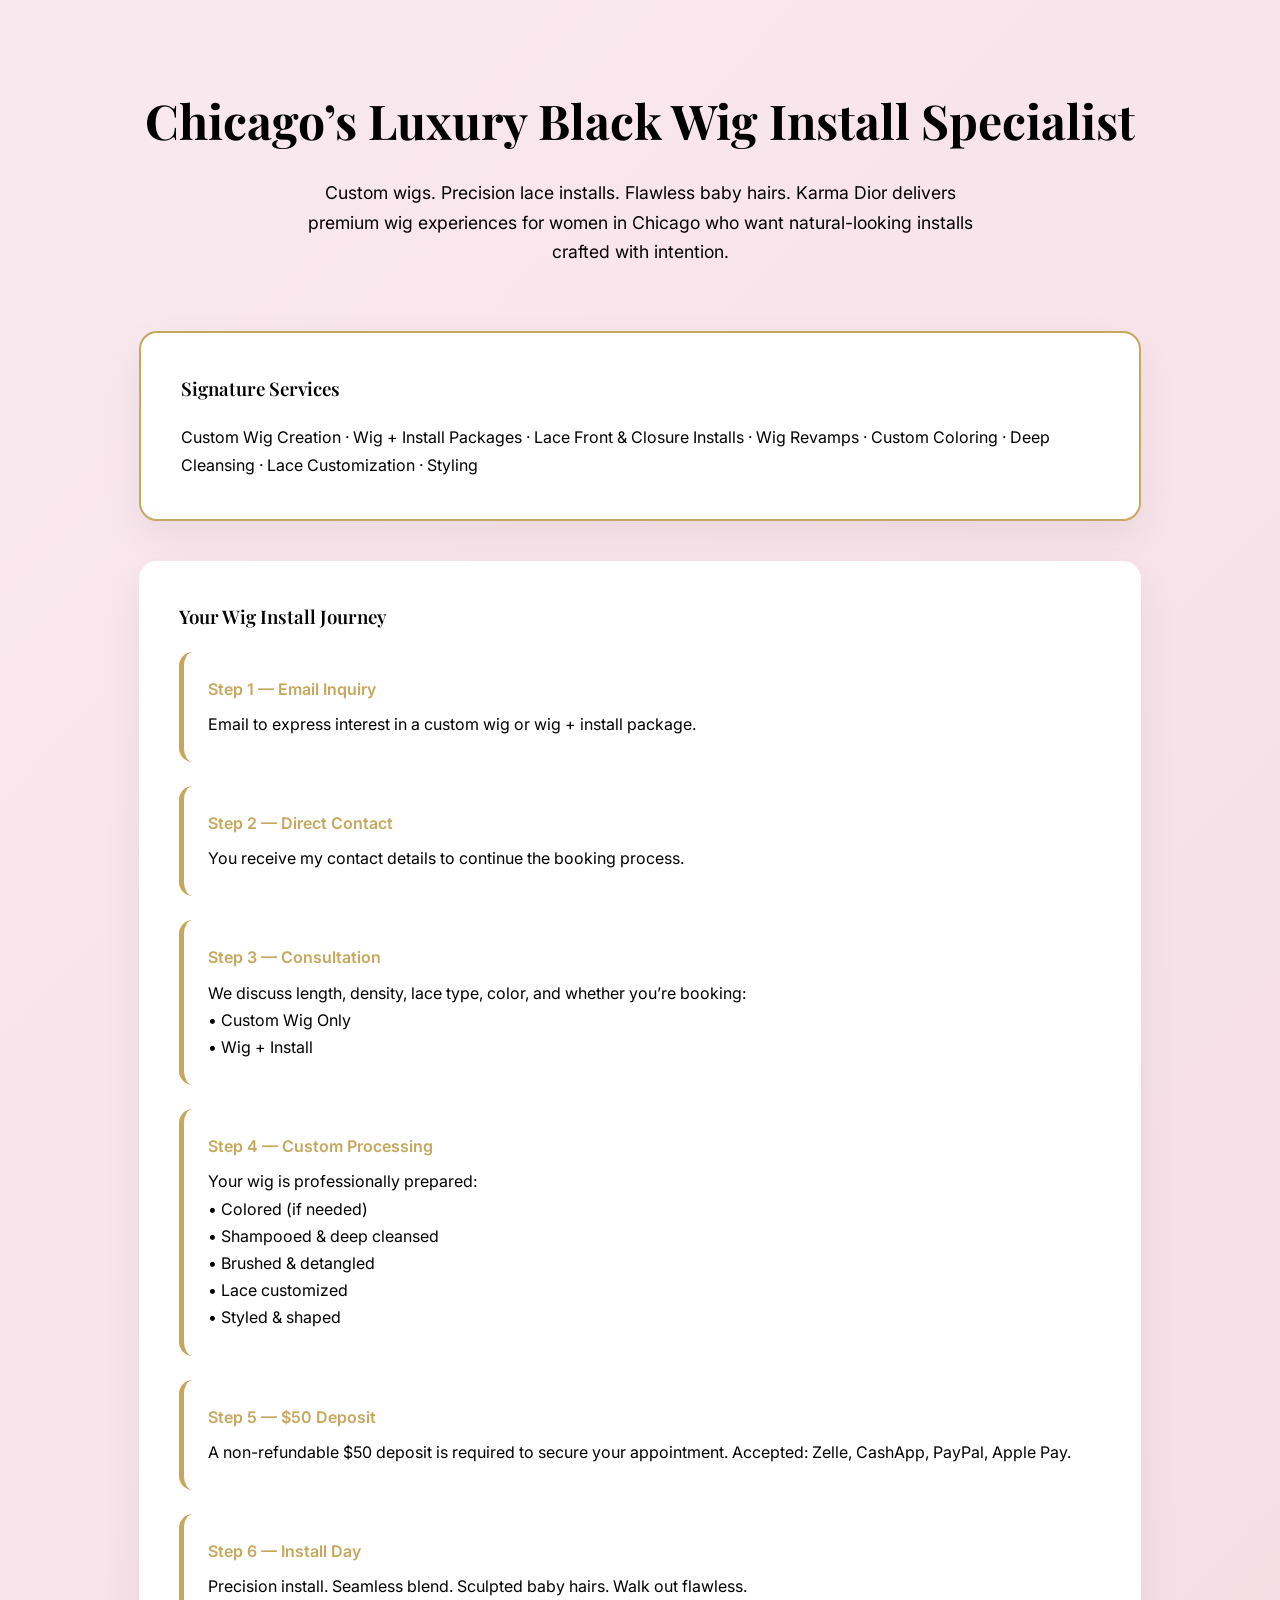
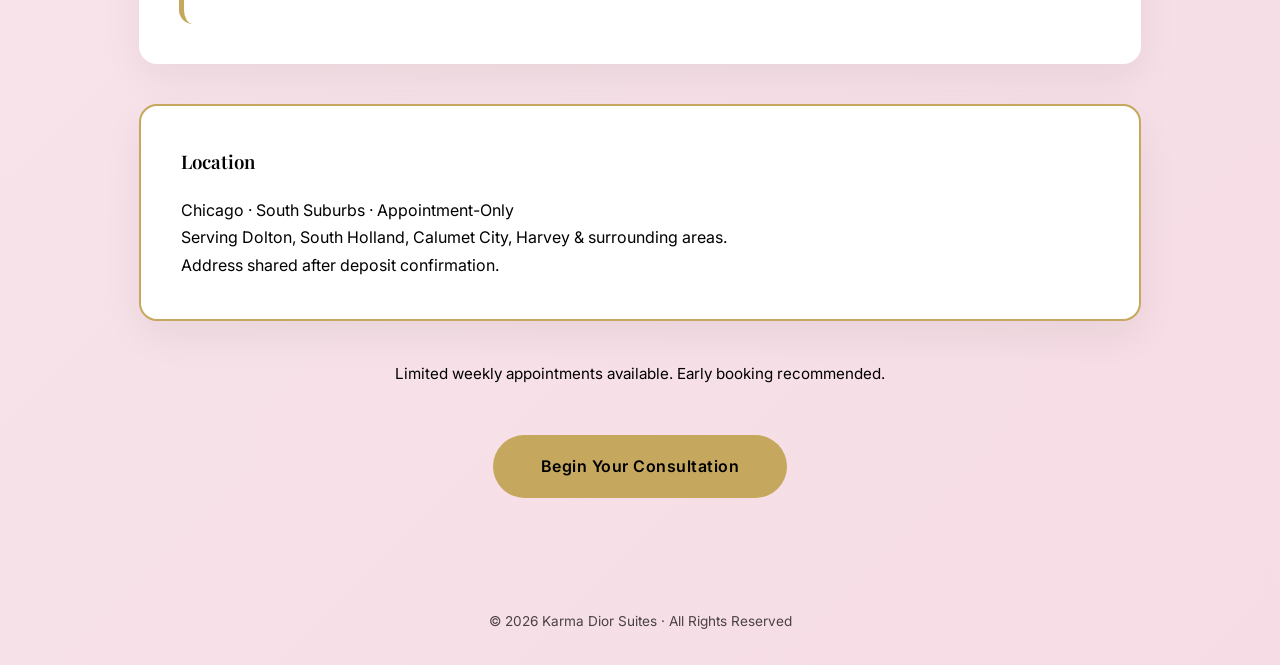
<file: index.html>
<!DOCTYPE html>
<html lang="en">
<head>
<meta charset="UTF-8">
<meta name="viewport" content="width=device-width, initial-scale=1.0">
<title>Karma Dior | Wig Stylist in Chicago</title>

<meta name="description" content="Karma Dior is a wig stylist in Chicago specializing in custom wigs, lace installs, wig coloring, and precision lace customization. Appointment-only. Serving Chicago and South Suburbs.">

<link href="https://fonts.googleapis.com/css2?family=Playfair+Display:wght@600&family=Inter:wght@300;400;500&display=swap" rel="stylesheet">

<style>
:root {
  --soft-pink: #f9e9ef;
  --gold: #C6A75E;
  --white: #ffffff;
  --black: #000000;
}

* {
  margin: 0;
  padding: 0;
  box-sizing: border-box;
}

body {
  font-family: 'Inter', sans-serif;
  background: linear-gradient(135deg, #f9e9ef, #f6dce4);
  color: var(--black);
  line-height: 1.7;
  overflow-x: hidden;
}

.main {
  max-width: 1050px;
  margin: auto;
  padding: 5rem 1.5rem;
}

/* HERO */

.hero {
  text-align: center;
  margin-bottom: 4rem;
  animation: fadeIn 1.2s ease;
}

.hero h1 {
  font-family: 'Playfair Display', serif;
  font-size: 3rem;
  margin-bottom: 1rem;
}

.hero p {
  max-width: 700px;
  margin: auto;
  font-size: 1.1rem;
}

/* CARDS */

.card {
  background: var(--white);
  padding: 2.5rem;
  margin-bottom: 2.5rem;
  border-radius: 18px;
  box-shadow: 0 15px 40px rgba(0,0,0,0.06);
  transition: all 0.35s ease;
  position: relative;
}

.card:hover {
  transform: translateY(-8px);
  box-shadow: 0 20px 60px rgba(198,167,94,0.25);
}

.card.gold {
  border: 2px solid var(--gold);
}

.card h3 {
  font-family: 'Playfair Display', serif;
  margin-bottom: 1.2rem;
  font-weight: 600;
}

/* PROCESS STEPS */

.process-container {
  display: grid;
  gap: 1.5rem;
}

.step {
  padding: 1.5rem;
  border-radius: 14px;
  background: #fff;
  border-left: 5px solid var(--gold);
  transition: all 0.3s ease;
  cursor: pointer;
}

.step:hover {
  background: #fffaf2;
  transform: scale(1.02);
}

.step-number {
  font-weight: 600;
  color: var(--gold);
  margin-bottom: 0.5rem;
}

/* CTA */

.cta-container {
  text-align: center;
  margin-top: 3rem;
}

.cta-btn {
  display: inline-block;
  padding: 18px 48px;
  background: var(--gold);
  color: var(--black);
  text-decoration: none;
  font-weight: 600;
  border-radius: 50px;
  transition: all 0.3s ease;
  letter-spacing: 0.5px;
}

.cta-btn:hover {
  background: #b89645;
  transform: translateY(-4px);
  box-shadow: 0 12px 30px rgba(0,0,0,0.2);
}

/* FOOTER */

footer {
  text-align: center;
  font-size: 0.85rem;
  padding: 2rem;
  opacity: 0.7;
}

/* ANIMATION */

@keyframes fadeIn {
  from { opacity: 0; transform: translateY(15px); }
  to { opacity: 1; transform: translateY(0); }
}

@media (max-width: 768px) {
  .hero h1 {
    font-size: 2.2rem;
  }
}
</style>
</head>

<body>

<main class="main">

<div class="hero">
  <h1>Chicago’s Luxury Black Wig Install Specialist</h1>
  <p>
  Custom wigs. Precision lace installs. Flawless baby hairs. 
  Karma Dior delivers premium wig experiences for women in Chicago 
  who want natural-looking installs crafted with intention.
  </p>
</div>

<div class="card gold">
  <h3>Signature Services</h3>
  <p>
  Custom Wig Creation · Wig + Install Packages · Lace Front & Closure Installs · 
  Wig Revamps · Custom Coloring · Deep Cleansing · Lace Customization · Styling
  </p>
</div>

<div class="card">
  <h3>Your Wig Install Journey</h3>

  <div class="process-container">

    <div class="step">
      <div class="step-number">Step 1 — Email Inquiry</div>
      Email to express interest in a custom wig or wig + install package.
    </div>

    <div class="step">
      <div class="step-number">Step 2 — Direct Contact</div>
      You receive my contact details to continue the booking process.
    </div>

    <div class="step">
      <div class="step-number">Step 3 — Consultation</div>
      We discuss length, density, lace type, color, and whether you’re booking:
      <br>• Custom Wig Only
      <br>• Wig + Install
    </div>

    <div class="step">
      <div class="step-number">Step 4 — Custom Processing</div>
      Your wig is professionally prepared:
      <br>• Colored (if needed)
      <br>• Shampooed & deep cleansed
      <br>• Brushed & detangled
      <br>• Lace customized
      <br>• Styled & shaped
    </div>

    <div class="step">
      <div class="step-number">Step 5 — $50 Deposit</div>
      A non-refundable $50 deposit is required to secure your appointment.
      Accepted: Zelle, CashApp, PayPal, Apple Pay.
    </div>

    <div class="step">
      <div class="step-number">Step 6 — Install Day</div>
      Precision install. Seamless blend. Sculpted baby hairs.
      Walk out flawless.
    </div>

  </div>
</div>

<div class="card gold">
  <h3>Location</h3>
  <p>
  Chicago · South Suburbs · Appointment-Only<br>
  Serving Dolton, South Holland, Calumet City, Harvey & surrounding areas.<br>
  Address shared after deposit confirmation.
  </p>
</div>

<p style="text-align:center; font-size:0.95rem;">
Limited weekly appointments available. Early booking recommended.
</p>

<div class="cta-container">
  <a href="mailto:karmadiorsuites@gmail.com" class="cta-btn">
    Begin Your Consultation
  </a>
</div>

</main>

<footer>
© 2026 Karma Dior Suites · All Rights Reserved
</footer>

</body>
</html>
</file>
